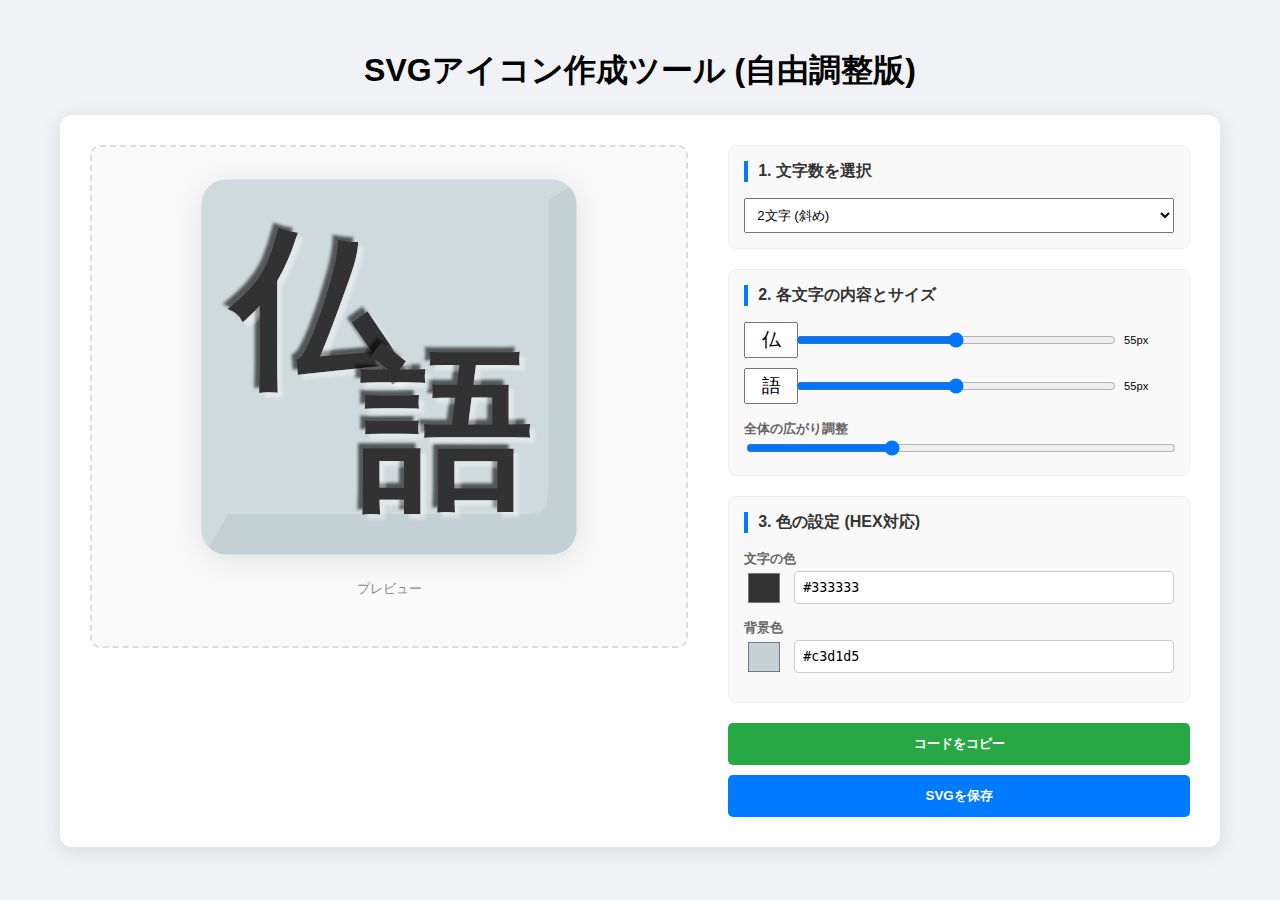
<file: index.html>
<!DOCTYPE html>
<html lang="ja">
<head>
    <meta charset="UTF-8">
    <meta name="viewport" content="width=device-width, initial-scale=1.0">
    <title>SVG Custom Icon Pro</title>
    <style>
        body { font-family: sans-serif; background-color: #f0f2f5; display: flex; flex-direction: column; align-items: center; padding: 20px; }
        .app-container { background: white; padding: 30px; border-radius: 12px; box-shadow: 0 4px 20px rgba(0,0,0,0.1); display: flex; gap: 40px; max-width: 1100px; width: 100%; flex-wrap: wrap; }
        
        /* プレビュー */
        .preview-section { flex: 1.2; min-width: 350px; display: flex; flex-direction: column; align-items: center; border: 2px dashed #ddd; border-radius: 10px; padding: 20px; background: #fafafa; position: sticky; top: 20px; align-self: flex-start; }
        #svgContainer svg { width: 100%; height: auto; max-width: 400px; filter: drop-shadow(0 5px 15px rgba(0,0,0,0.1)); }

        /* 操作パネル */
        .controls { flex: 1; min-width: 350px; display: flex; flex-direction: column; gap: 20px; }
        .control-group { border: 1px solid #eee; padding: 15px; border-radius: 8px; background: #f9f9f9; }
        h3 { margin-top: 0; font-size: 1rem; color: #333; border-left: 4px solid #007bff; padding-left: 10px; }
        
        .char-setting-row { display: grid; grid-template-columns: 40px 1fr 50px; gap: 10px; align-items: center; margin-bottom: 10px; }
        input[type="text"].char-input { width: 40px; text-align: center; padding: 5px; font-size: 1.2rem; }
        
        /* カラー入力部分 */
        .color-input-wrapper { display: flex; gap: 10px; align-items: center; margin-bottom: 10px; }
        input[type="color"] { width: 40px; height: 40px; border: none; cursor: pointer; background: none; }
        input[type="text"].hex-input { flex: 1; padding: 8px; border: 1px solid #ccc; border-radius: 4px; font-family: monospace; }

        label { font-size: 0.8rem; font-weight: bold; color: #666; }
        input[type="range"] { width: 100%; }

        /* ボタン */
        .btn-group { display: flex; flex-direction: column; gap: 10px; }
        button { padding: 12px; border: none; border-radius: 5px; font-weight: bold; cursor: pointer; transition: 0.2s; }
        .copy-btn { background-color: #28a745; color: white; }
        .download-btn { background-color: #007bff; color: white; }
        .toast { font-size: 0.8rem; color: #28a745; text-align: center; height: 1.2em; }
    </style>
</head>
<body>

    <h1>SVGアイコン作成ツール (自由調整版)</h1>

    <div class="app-container">
        <div class="preview-section">
            <div id="svgContainer"></div>
            <p style="color: #888; font-size: 0.8rem; margin-top: 10px;">プレビュー</p>
            <div id="toast" class="toast"></div>
        </div>

        <div class="controls">
            <div class="control-group">
                <h3>1. 文字数を選択</h3>
                <select id="charMode" style="width:100%; padding:8px;">
                    <option value="2">2文字 (斜め)</option>
                    <option value="3">3文字 (三角形)</option>
                    <option value="4">4文字 (グリッド)</option>
                </select>
            </div>

            <div class="control-group">
                <h3>2. 各文字の内容とサイズ</h3>
                <div id="charSettingsContainer">
                    </div>
                <div style="margin-top:15px;">
                    <label>全体の広がり調整</label>
                    <input type="range" id="globalSpacing" min="-20" max="40" value="0">
                </div>
            </div>

            <div class="control-group">
                <h3>3. 色の設定 (HEX対応)</h3>
                <label>文字の色</label>
                <div class="color-input-wrapper">
                    <input type="color" id="textColorPicker" value="#333333">
                    <input type="text" id="textColorHex" value="#333333" class="hex-input" placeholder="#000000">
                </div>
                
                <label>背景色</label>
                <div class="color-input-wrapper">
                    <input type="color" id="bgColorPicker" value="#c3d1d5">
                    <input type="text" id="bgColorHex" value="#c3d1d5" class="hex-input" placeholder="#000000">
                </div>
            </div>

            <div class="btn-group">
                <button class="copy-btn" onclick="copyToClipboard()">コードをコピー</button>
                <button class="download-btn" onclick="downloadSVG()">SVGを保存</button>
            </div>
        </div>
    </div>

    <script>
        const charMode = document.getElementById('charMode');
        const charSettingsContainer = document.getElementById('charSettingsContainer');
        const globalSpacing = document.getElementById('globalSpacing');
        
        // 色関連の要素
        const textColorPicker = document.getElementById('textColorPicker');
        const textColorHex = document.getElementById('textColorHex');
        const bgColorPicker = document.getElementById('bgColorPicker');
        const bgColorHex = document.getElementById('bgColorHex');

        // デフォルト文字
        const defaultChars = ["仏", "語", "機", "械"];

        // 文字数に合わせて入力欄を生成
        function setupCharInputs() {
            const mode = parseInt(charMode.value);
            charSettingsContainer.innerHTML = '';
            for (let i = 0; i < mode; i++) {
                const row = document.createElement('div');
                row.className = 'char-setting-row';
                row.innerHTML = `
                    <input type="text" class="char-input" id="char${i}" value="${defaultChars[i]}" maxlength="1">
                    <input type="range" id="size${i}" min="10" max="100" value="${mode == 4 ? 40 : 55}">
                    <span style="font-size:0.7rem;"><span id="sizeVal${i}">${mode == 4 ? 40 : 55}</span>px</span>
                `;
                charSettingsContainer.appendChild(row);
                
                // イベント登録
                document.getElementById(`char${i}`).addEventListener('input', update);
                document.getElementById(`size${i}`).addEventListener('input', (e) => {
                    document.getElementById(`sizeVal${i}`).innerText = e.target.value;
                    update();
                });
            }
            update();
        }

        // 色の同期
        function syncColor(picker, hexInput) {
            picker.addEventListener('input', () => {
                hexInput.value = picker.value.toUpperCase();
                update();
            });
            hexInput.addEventListener('input', () => {
                const val = hexInput.value;
                if (/^#[0-9A-F]{6}$/i.test(val)) {
                    picker.value = val;
                    update();
                }
            });
        }
        syncColor(textColorPicker, textColorHex);
        syncColor(bgColorPicker, bgColorHex);

        function getSVGCode() {
            const mode = parseInt(charMode.value);
            const tc = textColorHex.value;
            const bc = bgColorHex.value;
            const gSpace = parseInt(globalSpacing.value);

            let textElements = '';
            const coords = {
                "2": [{x: 14 - gSpace, y: 64 - gSpace}, {x: 55 + gSpace, y: 103 + gSpace}],
                "3": [{x: 35, y: 55 - gSpace}, {x: 10 - gSpace, y: 103 + gSpace}, {x: 60 + gSpace, y: 103 + gSpace}],
                "4": [{x: 10 - gSpace, y: 55 - gSpace}, {x: 60 + gSpace, y: 55 - gSpace}, {x: 10 - gSpace, y: 103 + gSpace}, {x: 60 + gSpace, y: 103 + gSpace}]
            };

            const currentCoords = coords[mode.toString()];

            for(let i=0; i < mode; i++) {
                const char = document.getElementById(`char${i}`).value || " ";
                const size = document.getElementById(`size${i}`).value;
                const pos = currentCoords[i];
                textElements += `<text x="${pos.x}" y="${pos.y}" style="fill: ${tc}; font-family: sans-serif; font-size: ${size}px; font-weight: bold; filter: url(#yShadow);">${char}</text>`;
            }

            return `<svg width="800" height="800" viewBox="0 0 128 128" xmlns="http://www.w3.org/2000/svg">
  <defs>
    <filter id="yShadow" x="-50%" y="-50%" width="200%" height="200%">
      <feOffset dx="1.5" dy="1.5" in="SourceAlpha" result="o1"/><feGaussianBlur in="o1" stdDeviation="0.5" result="b1"/>
      <feFlood flood-color="white" flood-opacity="0.4" result="f1"/><feComposite in="f1" in2="b1" operator="in" result="hi"/>
      <feOffset dx="-1.5" dy="-1.5" in="SourceAlpha" result="o2"/><feGaussianBlur in="o2" stdDeviation="0.5" result="b2"/>
      <feFlood flood-color="black" flood-opacity="0.6" result="f2"/><feComposite in="f2" in2="b2" operator="in" result="sh"/>
      <feMerge><feMergeNode in="hi"/><feMergeNode in="sh"/><feMergeNode in="SourceGraphic"/></feMerge>
    </filter>
  </defs>
  <path d="M116 4H12c-4.4 0-8 3.6-8 8v104c0 4.4 3.6 8 8 8h104c4.4 0 8-3.6 8-8V12c0-4.4-3.6-8-8-8z" fill="${bc}"/>
  <path d="M 121.7 6.3 C 120.2 4.9 118.2 4 116 4 L 12 4 C 7.6 4 4 7.6 4 12 L 4 116 C 4 118.2 4.9 120.2 6.3 121.7 L 12.6 111 L 108.4 111 C 115.3 111 115 108.6 115 93.2 L 115 10.7 L 121.7 6.3 Z" fill="white" fill-opacity="0.2"/>
  ${textElements}
</svg>`;
        }

        function update() { document.getElementById('svgContainer').innerHTML = getSVGCode(); }
        
        async function copyToClipboard() {
            await navigator.clipboard.writeText(getSVGCode());
            showToast("コピー完了！");
        }

        function downloadSVG() {
            const blob = new Blob([getSVGCode()], {type: 'image/svg+xml'});
            const url = URL.createObjectURL(blob);
            const a = document.createElement('a');
            a.href = url; a.download = "icon.svg";
            document.body.appendChild(a); a.click();
            document.body.removeChild(a);
            showToast("保存完了！");
        }

        function showToast(msg) {
            const t = document.getElementById('toast');
            t.innerText = msg; setTimeout(() => t.innerText = "", 2000);
        }

        charMode.addEventListener('change', setupCharInputs);
        globalSpacing.addEventListener('input', update);
        setupCharInputs();
    </script>
</body>
</html>
</file>
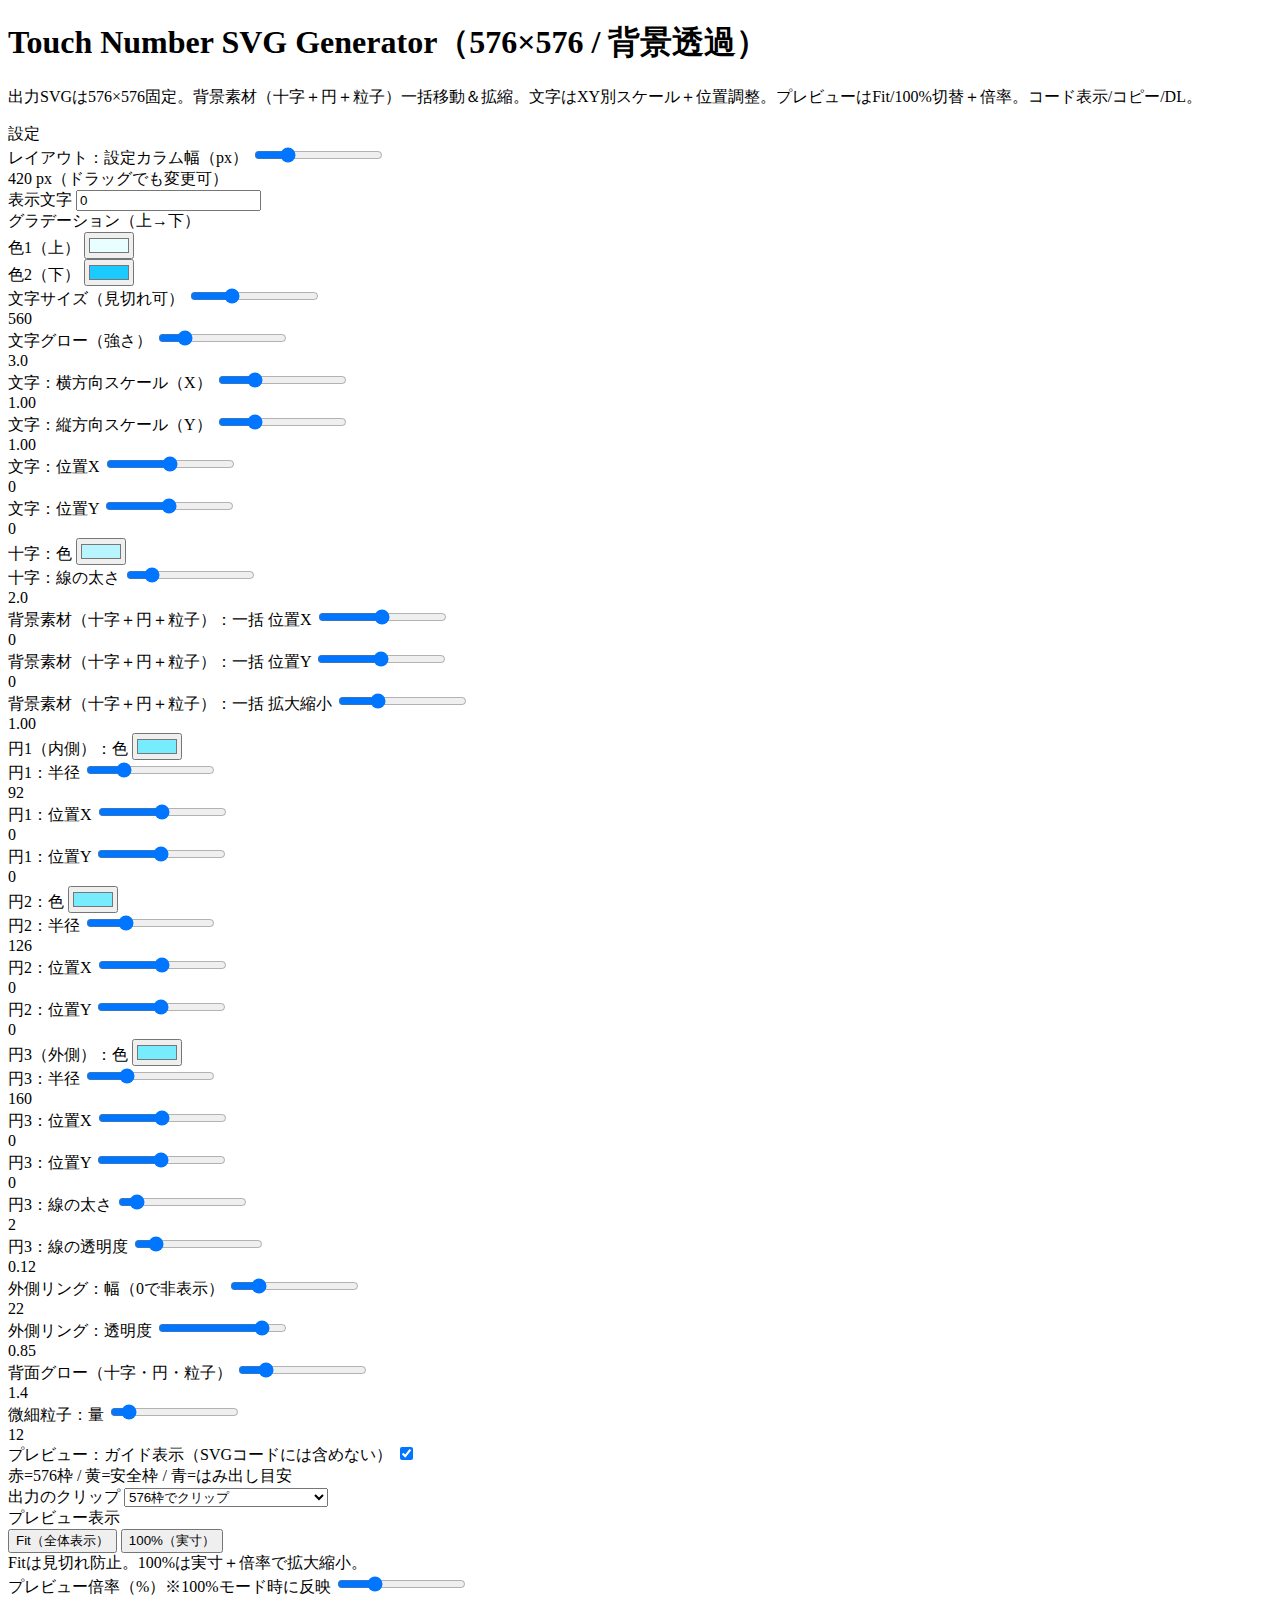
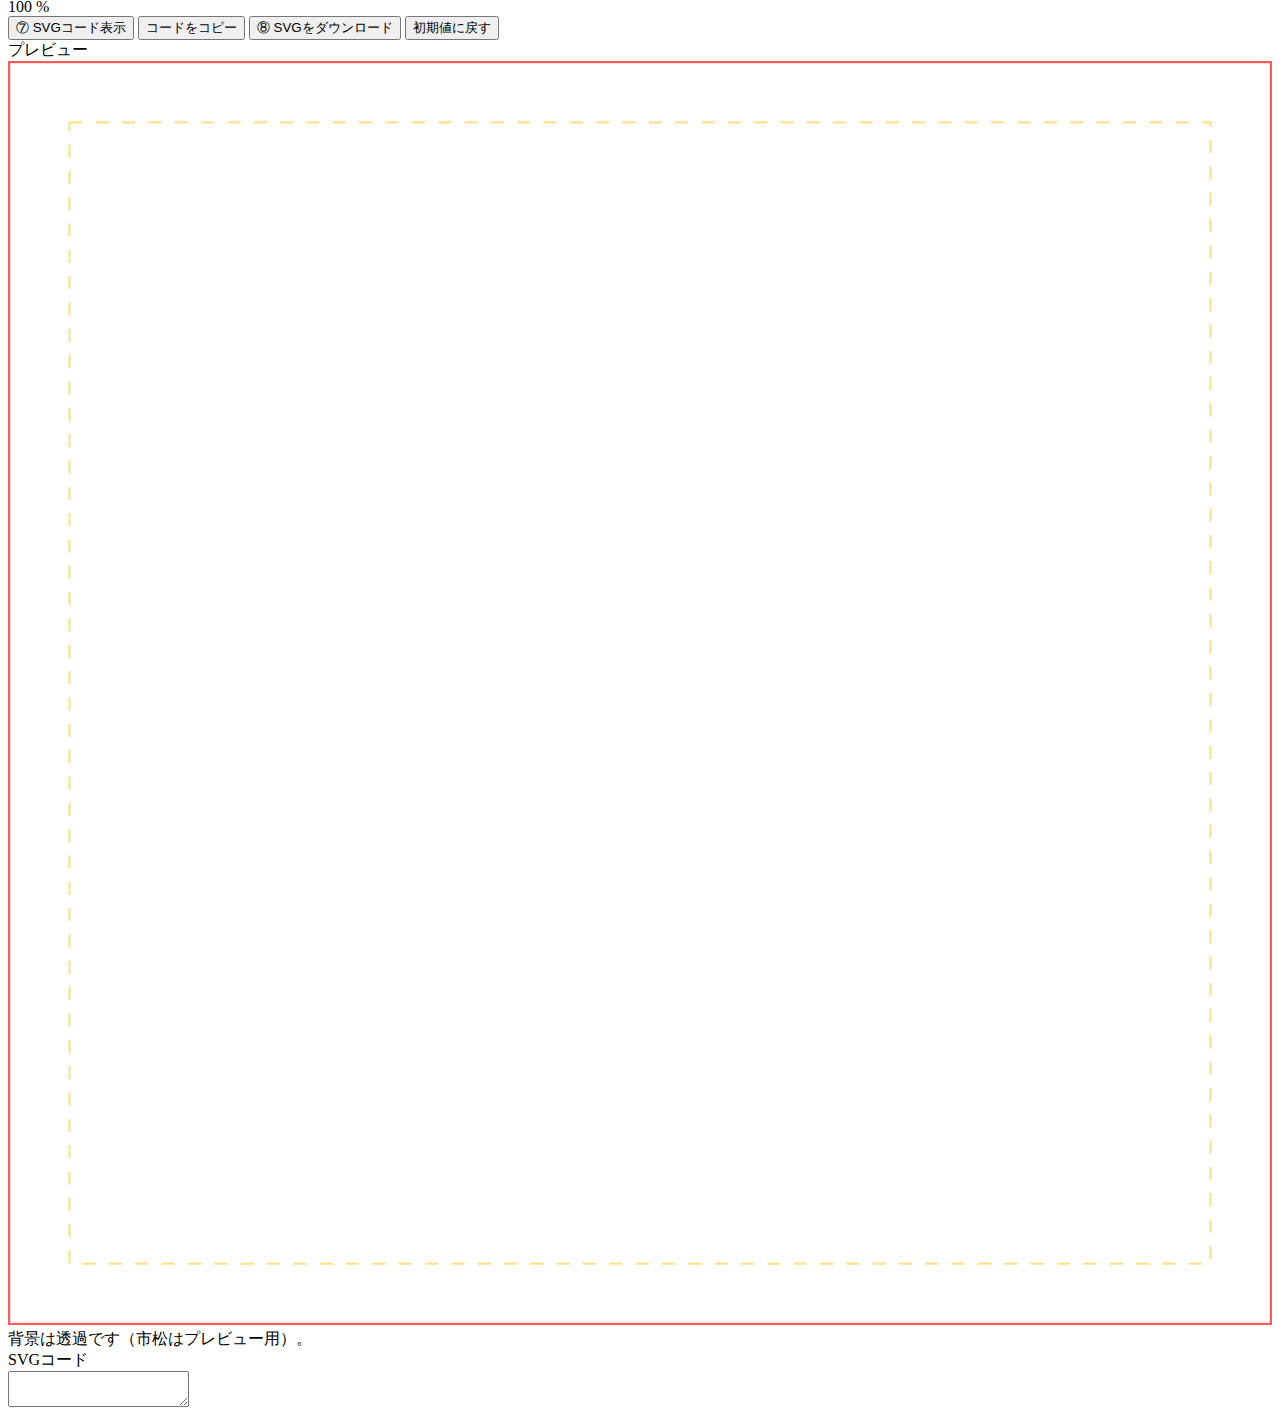
<file: sf_number/index.html>
<!doctype html>
<html lang="ja">
<head>
  <meta charset="utf-8" />
  <meta name="viewport" content="width=device-width,initial-scale=1" />
  <title>Touch Number SVG Generator（576×576 / 背景透過）</title>
  <link rel="stylesheet" href="./style.css">
</head>
<body>
  <header>
    <h1>Touch Number SVG Generator（576×576 / 背景透過）</h1>
    <p>出力SVGは576×576固定。背景素材（十字＋円＋粒子）一括移動＆拡縮。文字はXY別スケール＋位置調整。プレビューはFit/100%切替＋倍率。コード表示/コピー/DL。</p>
  </header>

  <main id="mainGrid">
    <!-- 左：設定 -->
    <section class="card" id="leftPane">
      <div class="title">設定</div>
      <div class="content">
        <div class="grid zebra" id="settingsGrid">

          <!-- 5. 設定カラム幅 -->
          <div class="field" data-group="layout">
            <label>レイアウト：設定カラム幅（px）</label>
            <input id="leftWidth" type="range" min="320" max="760" step="10" value="420" />
            <div class="small"><span id="leftWidthVal">420</span> px（ドラッグでも変更可）</div>
          </div>

          <!-- ① 表示文字 -->
          <div class="field" data-group="num">
            <label>表示文字</label>
            <input id="numText" type="text" value="0" maxlength="3" />
          </div>

          <!-- ② グラデーション -->
          <div class="field" data-group="num">
            <label>グラデーション（上→下）</label>
            <div class="row">
              <div class="field" data-group="num">
                <label class="small">色1（上）</label>
                <input id="gradTop" type="color" value="#E9FFFF" />
              </div>
              <div class="field" data-group="num">
                <label class="small">色2（下）</label>
                <input id="gradBottom" type="color" value="#1BCBFF" />
              </div>
            </div>
          </div>

          <!-- ③ 文字サイズ -->
          <div class="field" data-group="num">
            <label>文字サイズ（見切れ可）</label>
            <input id="numSize" type="range" min="200" max="1400" step="1" value="560" />
            <div class="small"><span id="numSizeVal">560</span></div>
          </div>

          <!-- 1. 文字グロー -->
          <div class="field" data-group="num">
            <label>文字グロー（強さ）</label>
            <input id="numGlow" type="range" min="0" max="18" step="0.1" value="3.0" />
            <div class="small"><span id="numGlowVal">3.0</span></div>
          </div>

          <!-- 2. 文字スケール（X/Y） -->
          <div class="field" data-group="num">
            <label>文字：横方向スケール（X）</label>
            <input id="numScaleX" type="range" min="0.3" max="3.0" step="0.01" value="1.00" />
            <div class="small"><span id="numScaleXVal">1.00</span></div>
          </div>

          <div class="field" data-group="num">
            <label>文字：縦方向スケール（Y）</label>
            <input id="numScaleY" type="range" min="0.3" max="3.0" step="0.01" value="1.00" />
            <div class="small"><span id="numScaleYVal">1.00</span></div>
          </div>

          <!-- 6. 文字位置 -->
          <div class="field" data-group="num">
            <label>文字：位置X</label>
            <input id="numX" type="range" min="-180" max="180" step="1" value="0" />
            <div class="small"><span id="numXVal">0</span></div>
          </div>

          <div class="field" data-group="num">
            <label>文字：位置Y</label>
            <input id="numY" type="range" min="-180" max="180" step="1" value="0" />
            <div class="small"><span id="numYVal">0</span></div>
          </div>

          <!-- 十字 -->
          <div class="field" data-group="cross">
            <label>十字：色</label>
            <input id="crossColor" type="color" value="#B8F5FF" />
          </div>

          <div class="field" data-group="cross">
            <label>十字：線の太さ</label>
            <input id="crossWidth" type="range" min="0.5" max="10" step="0.1" value="2.0" />
            <div class="small"><span id="crossWidthVal">2.0</span></div>
          </div>

          <!-- 背景素材 一括移動 -->
          <div class="field" data-group="bgmove">
            <label>背景素材（十字＋円＋粒子）：一括 位置X</label>
            <input id="bgX" type="range" min="-180" max="180" step="1" value="0" />
            <div class="small"><span id="bgXVal">0</span></div>
          </div>

          <div class="field" data-group="bgmove">
            <label>背景素材（十字＋円＋粒子）：一括 位置Y</label>
            <input id="bgY" type="range" min="-180" max="180" step="1" value="0" />
            <div class="small"><span id="bgYVal">0</span></div>
          </div>

          <!-- 3. 背景素材 一括拡大縮小 -->
          <div class="field" data-group="bgmove">
            <label>背景素材（十字＋円＋粒子）：一括 拡大縮小</label>
            <input id="bgScale" type="range" min="0.2" max="3.0" step="0.01" value="1.00" />
            <div class="small"><span id="bgScaleVal">1.00</span></div>
          </div>

          <!-- 円1 -->
          <div class="field" data-group="c1">
            <label>円1（内側）：色</label>
            <input id="c1Color" type="color" value="#77ECFF" />
          </div>
          <div class="field" data-group="c1">
            <label>円1：半径</label>
            <input id="c1R" type="range" min="10" max="320" step="1" value="92" />
            <div class="small"><span id="c1RVal">92</span></div>
          </div>
          <div class="field" data-group="c1">
            <label>円1：位置X</label>
            <input id="c1X" type="range" min="-260" max="260" step="1" value="0" />
            <div class="small"><span id="c1XVal">0</span></div>
          </div>
          <div class="field" data-group="c1">
            <label>円1：位置Y</label>
            <input id="c1Y" type="range" min="-260" max="260" step="1" value="0" />
            <div class="small"><span id="c1YVal">0</span></div>
          </div>

          <!-- 円2 -->
          <div class="field" data-group="c2">
            <label>円2：色</label>
            <input id="c2Color" type="color" value="#77ECFF" />
          </div>
          <div class="field" data-group="c2">
            <label>円2：半径</label>
            <input id="c2R" type="range" min="10" max="420" step="1" value="126" />
            <div class="small"><span id="c2RVal">126</span></div>
          </div>
          <div class="field" data-group="c2">
            <label>円2：位置X</label>
            <input id="c2X" type="range" min="-260" max="260" step="1" value="0" />
            <div class="small"><span id="c2XVal">0</span></div>
          </div>
          <div class="field" data-group="c2">
            <label>円2：位置Y</label>
            <input id="c2Y" type="range" min="-260" max="260" step="1" value="0" />
            <div class="small"><span id="c2YVal">0</span></div>
          </div>

          <!-- 円3 -->
          <div class="field" data-group="c3">
            <label>円3（外側）：色</label>
            <input id="c3Color" type="color" value="#77ECFF" />
          </div>
          <div class="field" data-group="c3">
            <label>円3：半径</label>
            <input id="c3R" type="range" min="10" max="520" step="1" value="160" />
            <div class="small"><span id="c3RVal">160</span></div>
          </div>
          <div class="field" data-group="c3">
            <label>円3：位置X</label>
            <input id="c3X" type="range" min="-260" max="260" step="1" value="0" />
            <div class="small"><span id="c3XVal">0</span></div>
          </div>
          <div class="field" data-group="c3">
            <label>円3：位置Y</label>
            <input id="c3Y" type="range" min="-260" max="260" step="1" value="0" />
            <div class="small"><span id="c3YVal">0</span></div>
          </div>

          <div class="field" data-group="c3">
            <label>円3：線の太さ</label>
            <input id="c3Stroke" type="range" min="0.5" max="16" step="0.1" value="2" />
            <div class="small"><span id="c3StrokeVal">2</span></div>
          </div>
          <div class="field" data-group="c3">
            <label>円3：線の透明度</label>
            <input id="c3Opacity" type="range" min="0" max="1" step="0.01" value="0.12" />
            <div class="small"><span id="c3OpacityVal">0.12</span></div>
          </div>

          <div class="field" data-group="c3">
            <label>外側リング：幅（0で非表示）</label>
            <input id="c3RingWidth" type="range" min="0" max="120" step="1" value="22" />
            <div class="small"><span id="c3RingWidthVal">22</span></div>
          </div>
          <div class="field" data-group="c3">
            <label>外側リング：透明度</label>
            <input id="c3RingOpacity" type="range" min="0" max="1" step="0.01" value="0.85" />
            <div class="small"><span id="c3RingOpacityVal">0.85</span></div>
          </div>

          <div class="field" data-group="bgmove">
            <label>背面グロー（十字・円・粒子）</label>
            <input id="bgGlow" type="range" min="0" max="8" step="0.1" value="1.4" />
            <div class="small"><span id="bgGlowVal">1.4</span></div>
          </div>

          <div class="field" data-group="bgmove">
            <label>微細粒子：量</label>
            <input id="sparkCount" type="range" min="0" max="120" step="1" value="12" />
            <div class="small"><span id="sparkCountVal">12</span></div>
          </div>

          <!-- プレビュー専用ガイド -->
          <div class="field" data-group="preview">
            <label>プレビュー：ガイド表示（SVGコードには含めない）</label>
            <input id="showGuide" type="checkbox" checked />
            <div class="small">赤=576枠 / 黄=安全枠 / 青=はみ出し目安</div>
          </div>

          <!-- 出力のクリップ -->
          <div class="field" data-group="preview">
            <label>出力のクリップ</label>
            <select id="clipMode">
              <option value="clip" selected>576枠でクリップ</option>
              <option value="noclip">クリップしない（枠外も保持）</option>
            </select>
          </div>

          <!-- プレビュー表示 -->
          <div class="field" data-group="preview">
            <label>プレビュー表示</label>
            <div class="row">
              <button type="button" id="btnFit">Fit（全体表示）</button>
              <button type="button" id="btnActual">100%（実寸）</button>
            </div>
            <div class="small">Fitは見切れ防止。100%は実寸＋倍率で拡大縮小。</div>
          </div>

          <!-- 4. プレビュー倍率 -->
          <div class="field" data-group="preview">
            <label>プレビュー倍率（%）※100%モード時に反映</label>
            <input id="previewScale" type="range" min="25" max="300" step="5" value="100" />
            <div class="small"><span id="previewScaleVal">100</span> %</div>
          </div>

        </div>

        <div class="btns">
          <button class="primary" id="btnShow">⑦ SVGコード表示</button>
          <button id="btnCopy">コードをコピー</button>
          <button id="btnDl">⑧ SVGをダウンロード</button>
          <button id="btnReset">初期値に戻す</button>
        </div>
      </div>
    </section>

    <!-- 5. 左右の境界ドラッグ -->
    <div class="colResizer" id="colResizer" title="ドラッグで設定カラム幅変更"></div>

    <!-- 右：プレビュー＋コード -->
    <section class="previewWrap" id="rightPane">
      <section class="card" id="previewCard">
        <div class="title">プレビュー</div>
        <div class="content">
          <div class="previewBox" id="previewBox">
            <div id="preview"></div>

            <!-- プレビュー専用ガイド（出力SVGには含めない） -->
            <svg id="guideOverlay" viewBox="0 0 576 576" aria-hidden="true">
              <rect x="0" y="0" width="576" height="576"
                    fill="none" stroke="rgba(255,80,80,0.95)" stroke-width="2" />
              <rect x="28" y="28" width="520" height="520"
                    fill="none" stroke="rgba(255,220,120,0.85)" stroke-width="1"
                    stroke-dasharray="6 6" />
              <rect x="-32" y="-32" width="640" height="640"
                    fill="none" stroke="rgba(120,180,255,0.75)" stroke-width="1"
                    stroke-dasharray="4 8" />
            </svg>
          </div>
          <div class="small">背景は透過です（市松はプレビュー用）。</div>
        </div>
      </section>

      <div class="resizer" id="resizer" title="ドラッグでプレビュー高さ変更"></div>

      <section class="card" id="codeCard">
        <div class="title">SVGコード</div>
        <div class="content">
          <textarea id="code" spellcheck="false" readonly></textarea>
        </div>
      </section>
    </section>
  </main>

  <script src="./svg.js" defer></script>
  <script src="./app.js" defer></script>
</body>
</html>
</file>
<file: sf_number/style.css>

</file>
